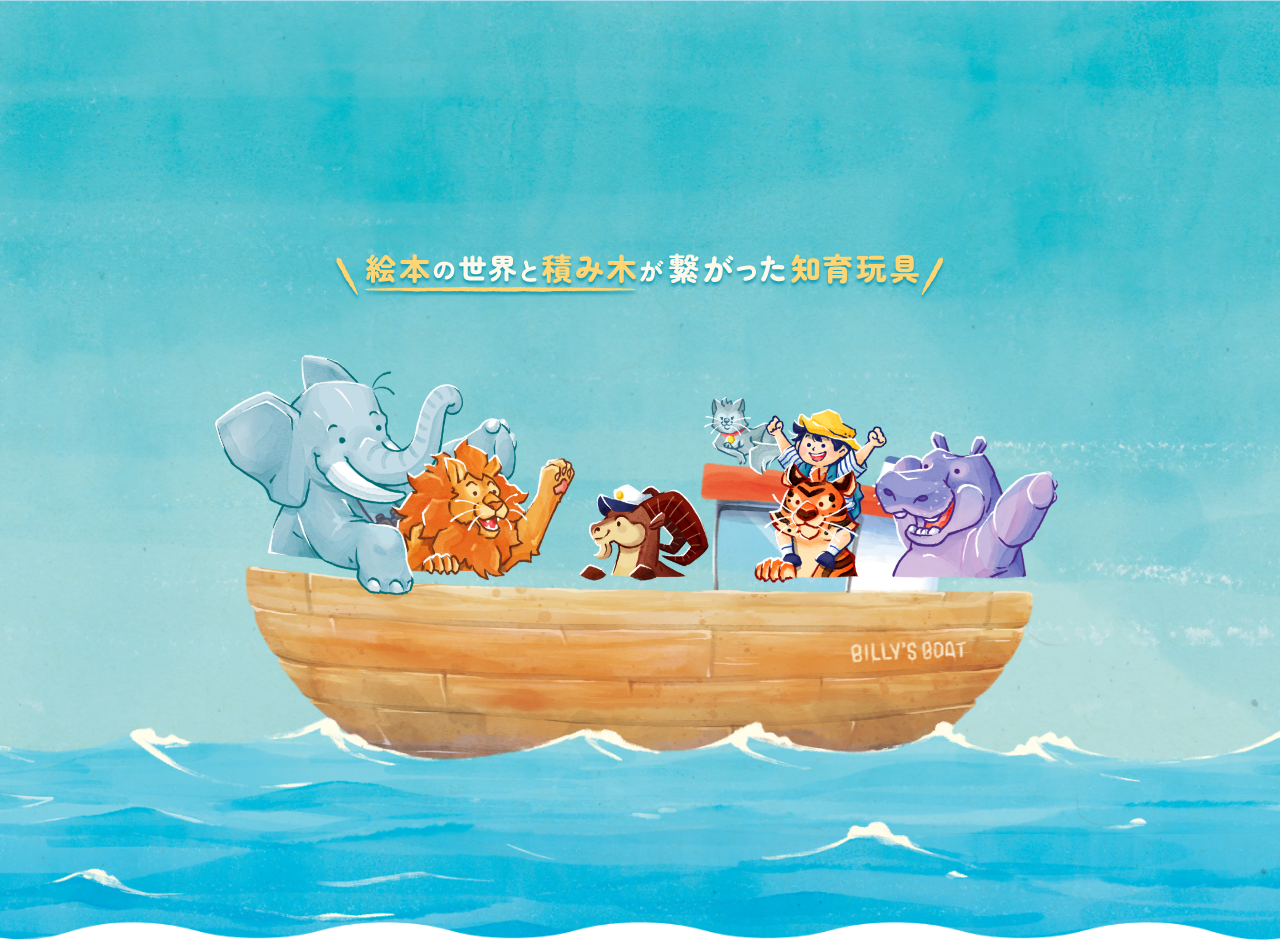
<file: index.html>
<!DOCTYPE html>
<html lang="en">
<head>
    <meta charset="UTF-8">
    <meta name="viewport" content="width=device-width, initial-scale=1.0">
    <title>キャプテン・ビリーのバランスだいぼうけん</title>
    <link rel="stylesheet" href="style.css">
</head>
<body>
    <main>
        <section class="fv">
            <img src="./assets/img/fv/logo.png" alt="" class="fv-logo">
            <img src="./assets/img/fv/menu.png" alt="" class="fv-menu">
            <img src="./assets/img/fv/subtitle.png" alt="" class="fv-subtitle">
            <img src="./assets/img/fv/birds.png" alt="" class="fv-birds">
            <img src="./assets/img/fv/pio1.png" alt="" class="fv-pio1">
            <img src="./assets/img/fv/pio2.png" alt="" class="fv-pio2">
            <img src="./assets/img/fv/pio3.png" alt="" class="fv-pio3">
            <img src="./assets//img/fv/animals.png" alt="" class="fv-animals">
            <img src="./assets/img/fv/boat.png" alt="" class="fv-boat">
            <img src="./assets/img/fv/island.png" alt="" class="fv-island">
            <img src="./assets/img/fv/sea.png" alt="" class="fv-sea">
            <img src="./assets/img/fv/circle1.png" alt="" class="fv-circle1">
            <img src="./assets/img/fv/circle2.png" alt="" class="fv-circle2">
            <img src="./assets/img/fv/scroll.png" alt="" class="fv-scroll">
            <img src="./assets/img/fv/cloud1.png" alt="" class="fv-cloud1">
            <img src="./assets/img/fv/cloud2.png" alt="" class="fv-cloud2">
            <img src="./assets/img/fv/cloud3.png" alt="" class="fv-cloud3">
            <div class="fv-cta">
                <a href="#"><img src="./assets/img/fv/cta1.png" alt=""></a>
                <a href="#"><img src="./assets/img/fv/cta2.png" alt=""></a>
            </div>
        </section>
    </main>
    <script src="script.js"></script>
</body>
</html>
</file>
<file: style.css>
* {
  margin: 0;
  padding: 0;
  box-sizing: border-box;
}

body {
  overflow-x: hidden;
}

.fv {
  background: url("./assets/img/fv/bg.png") no-repeat center/cover;
  width: 100vw;
  height: 100vh;
  position: relative;
}

.fv > img {
  max-width: 100%;
  position: absolute;
  opacity: 0;
  transition: opacity 1s ease, transform 1s ease;
}

.fv .fv-cta {
  opacity: 0;
}

.fv .fade-in {
  opacity: 1;
}

.fv .fade-from-bottom {
  opacity: 1;
  transform: translateY(-50px);
}

.fv .fade-from-top {
  opacity: 1;
  transform: translateY(50px);
}

.fv .fade-from-right {
  opacity: 1;
  transform: translateX(-50px);
}

.fv .fade-from-left {
  opacity: 1;
  transform: translateX(50px);
}

.fv-logo {
  opacity: 1;
  top: -4%;
  left: 2%;
}

.fv-menu {
  top: -8%;
  right: 3%;
}

.fv-subtitle {
  top: 28%;
  left: 50%;
  transform: translateX(-50%);
}

.fv-birds {
  top: 18%;
  left: 12%;
}

.fv-pio1 {
  top: 40%;
  right: 25%;
  transform: rotate(0);
  animation: fuwafuwa2 3s infinite linear alternate;
}

.fv-pio2 {
  top: 65%;
  right: 16%;
  animation: fuwafuwa 3s infinite linear alternate;
}

.fv-pio3 {
  top: 35%;
  right: 20%;
  transform: rotate(0);
  animation: fuwafuwa2 3s infinite linear alternate;
}

.fv-animals {
  bottom: 33%;
  left: 49%;
  transform: translateX(-49%);
  z-index: 10;
  opacity: 1;
}

.fv-boat {
  bottom: 10%;
  left: 50%;
  transform: translateX(-50%);
}

.fv-island {
  bottom: 17%;
  right: -10%;
}

.fv-sea {
  bottom: -10%;
  width: 100%;
  opacity: 1;
  transform: translateY(100%);
  transition: opacity 1s ease, transform 1s ease;
}

.fv-circle1 {
  top: 22%;
  left: -7%;
}

.fv-circle2 {
  top: 30%;
  right: -4%;
}

.fv-scroll {
  bottom: 2%;
  left: 50%;
  transform: translateX(-50%);
}

.fv-cloud1 {
  top: 10%;
  left: -8%;
}

.fv-cloud2 {
  top: 15%;
  right: -5%;
}

.fv-cloud3 {
  top: 5%;
  right: 5%;
}

.fv-cta {
  display: flex;
  flex-direction: column;
  align-items: flex-start;
  gap: 10px;
  position: absolute;
  bottom: 20px;
  left: 10px;
}

@media (max-width: 500px) {
  .fv {
    height: 90vh;
  }
  .fv-logo {
    width: 25%;
    top: -6%;
  }
  .fv-menu {
    top: -9%;
    right: 6%;
    width: 15%;
  }
  .fv-subtitle {
    top: 55%;
    width: 70%;
  }
  .fv-birds {
    top: 27%;
    left: -27%;
  }
  .fv-pio1 {
    top: 55%;
    right: 85%;
  }
  .fv-pio2 {
    top: 35%;
    right: 45%;
  }
  .fv-pio3 {
    top: 61%;
    right: 12%;
  }
  .fv-animals {
    bottom: 17%;
    left: 45%;
  }
  .fv-boat {
    bottom: 2%;
  }
  .fv-island {
    display: none;
  }
  .fv-sea {
    width: 160%;
    max-width: unset !important;
    bottom: -18%;
  }
  .fv-circle1 {
    width: 40%;
    top: 15%;
    left: -16%;
  }
  .fv-circle2 {
    width: 40%;
    top: 13%;
    right: -10%;
    z-index: 10;
  }
  .fv-scroll {
    width: 15%;
    bottom: -12%;
    left: 45%;
  }
  .fv-cloud1 {
    top: 8%;
    left: -25%;
    width: 50%;
  }
  .fv-cloud2 {
    top: 7%;
    right: -12%;
    width: 50%;
  }
  .fv-cloud3 {
    display: none;
  }
  .fv-cta {
    display: none;
  }
}

@media (max-width: 375px) {
    .fv-animals {
        bottom: 15.5%;
    }
}

@media (max-width: 320px) {
    .fv-animals {
        bottom: 11.5%;
    }
    .fv-boat {
        bottom: 0;
    }
}

@keyframes fuwafuwa {
  0% {
    transform: translate(0, 0) rotate(-10deg);
  }
  50% {
    transform: translate(0, -15px) rotate(0deg);
  }
  100% {
    transform: translate(0, 0) rotate(10deg);
  }
}

@keyframes fuwafuwa2 {
  0% {
    transform: translate(0, 0) rotate(10deg);
  }
  50% {
    transform: translate(0, 0) rotate(-10deg);
  }
  100% {
    transform: translate(0, 15px) rotate(0deg);
  }
}
</file>
